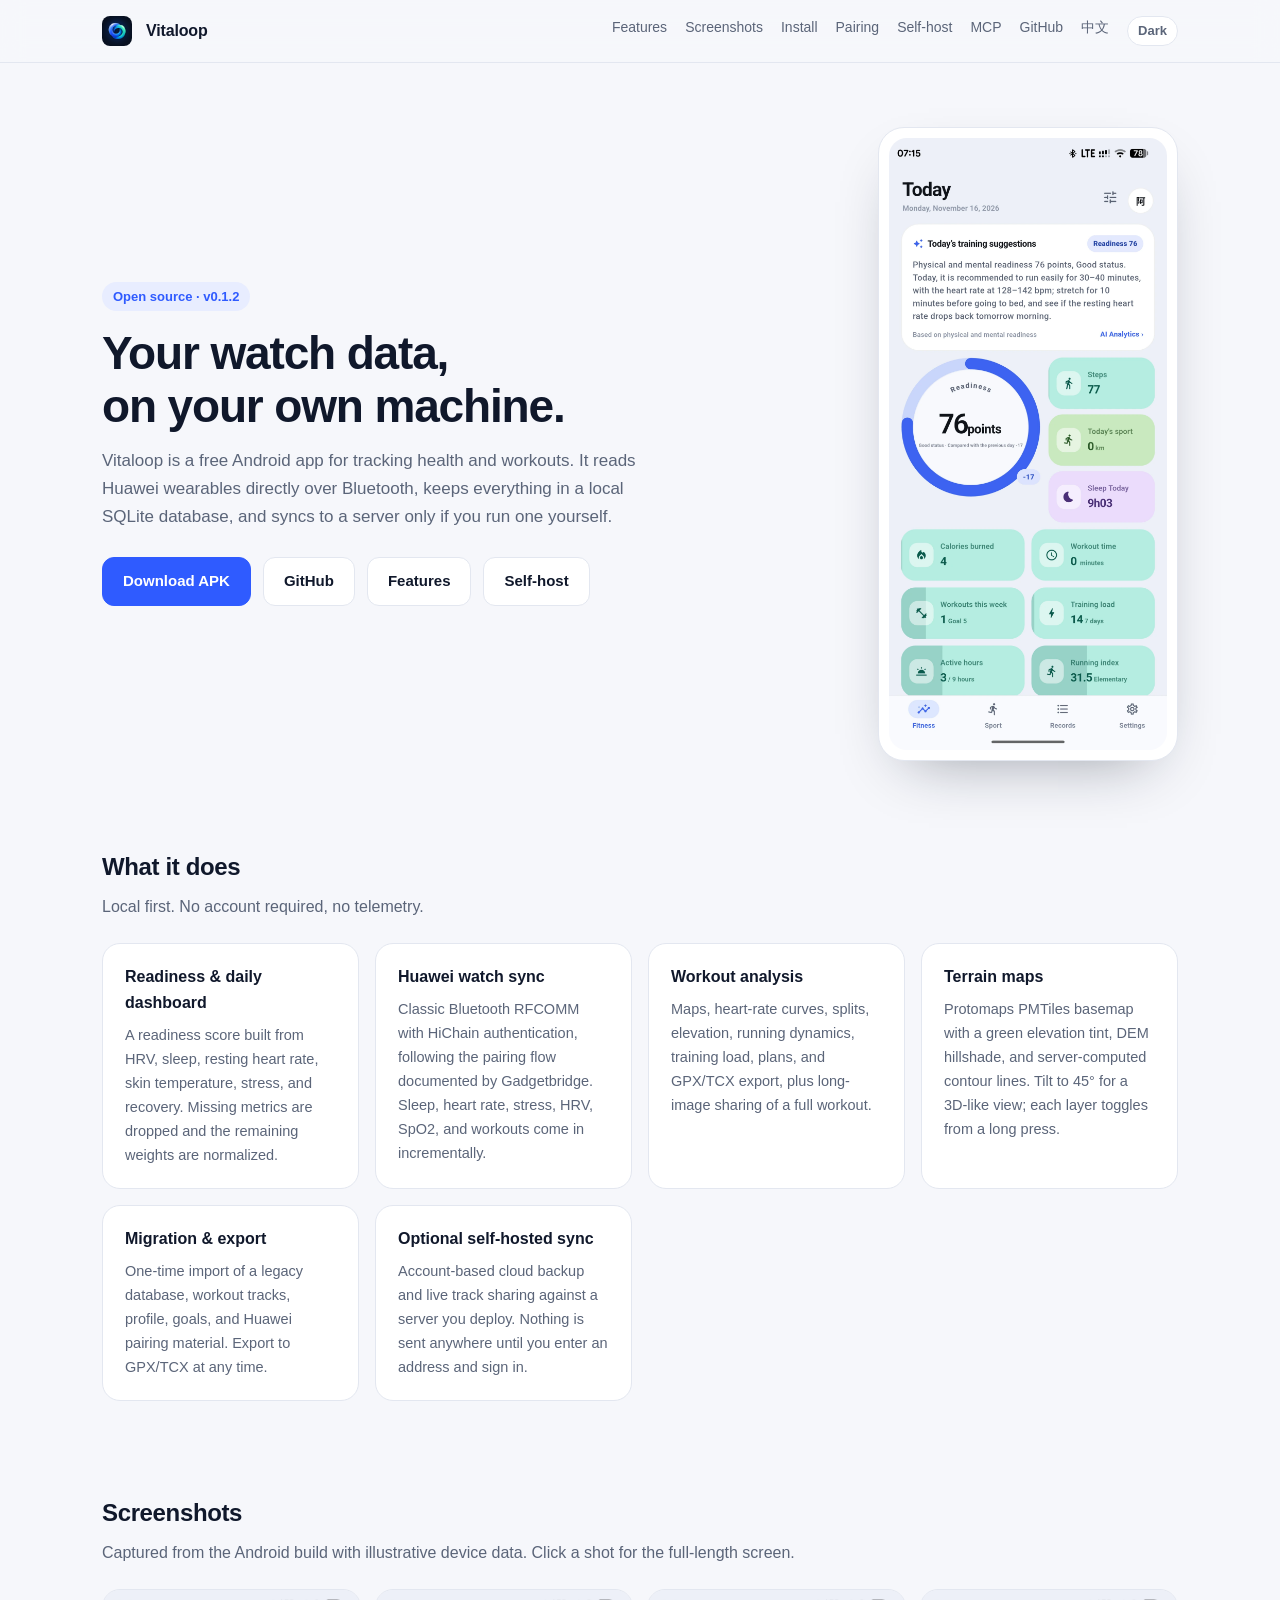
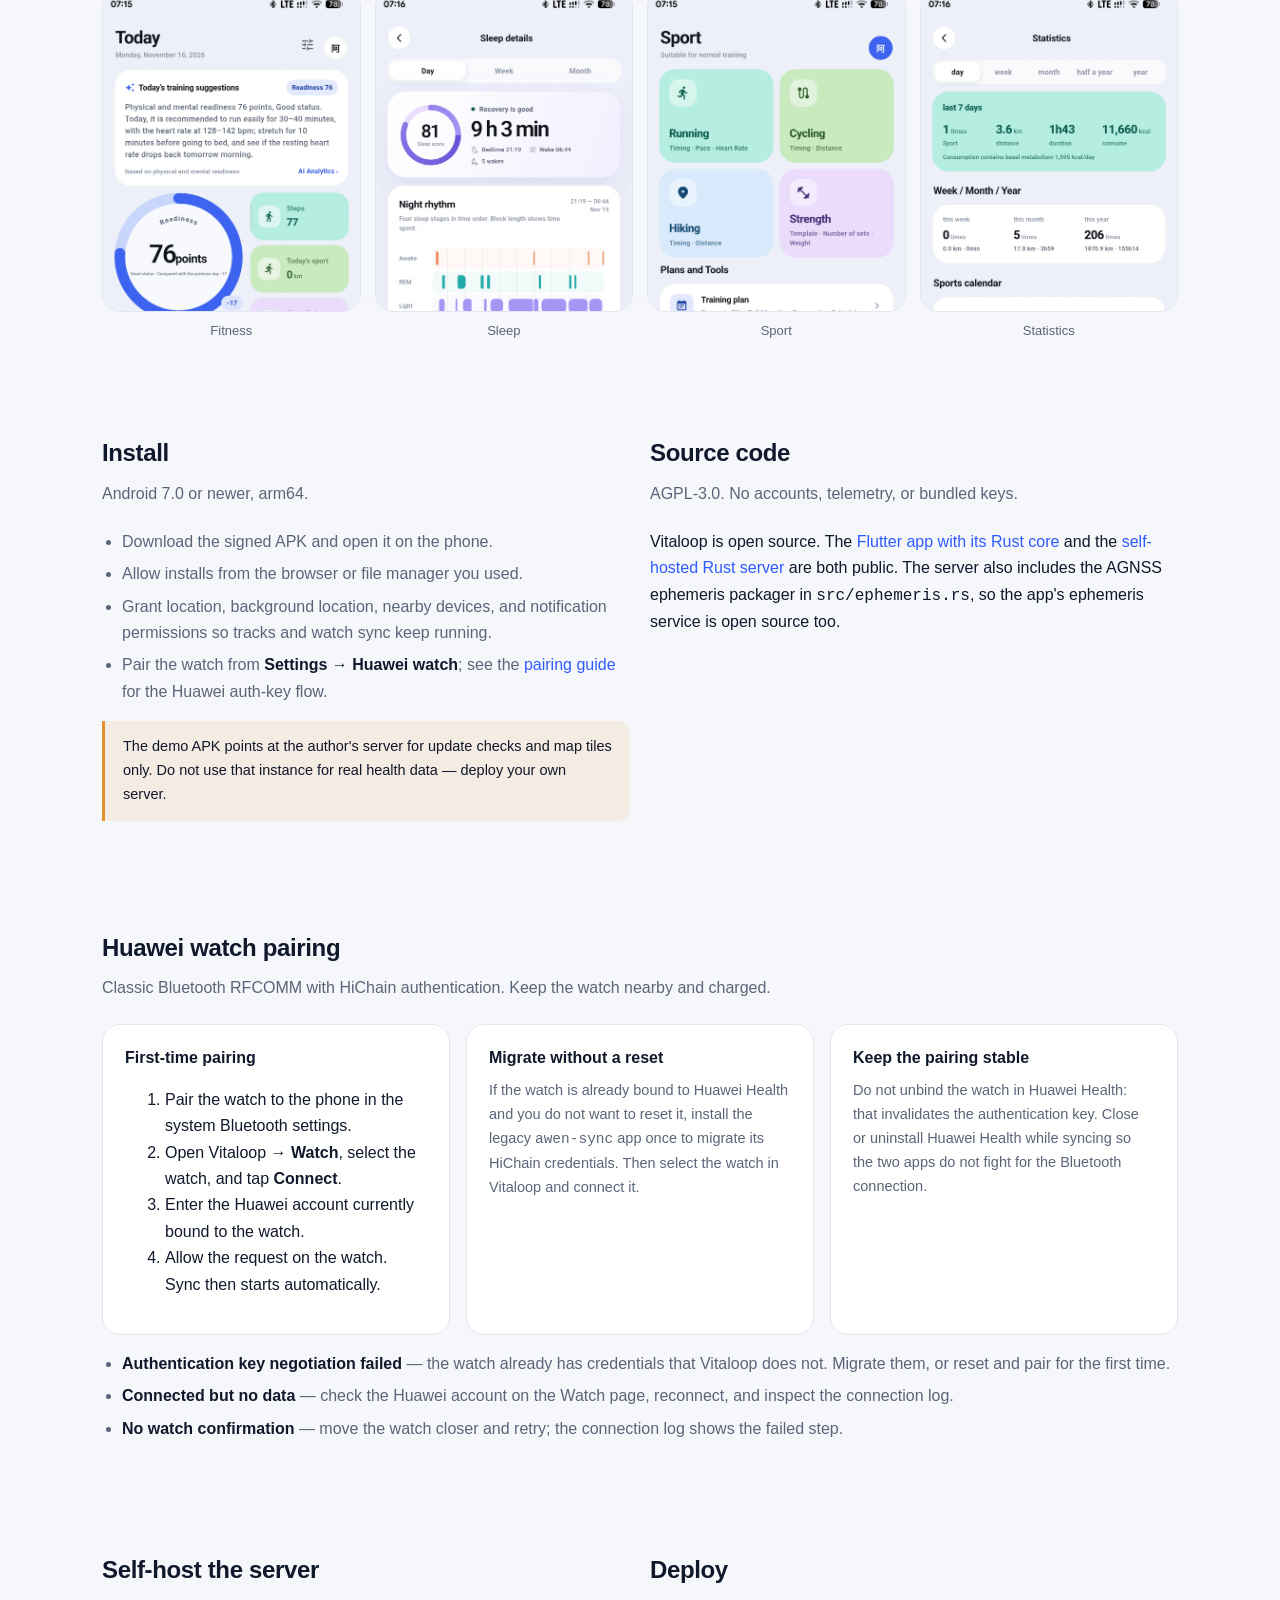
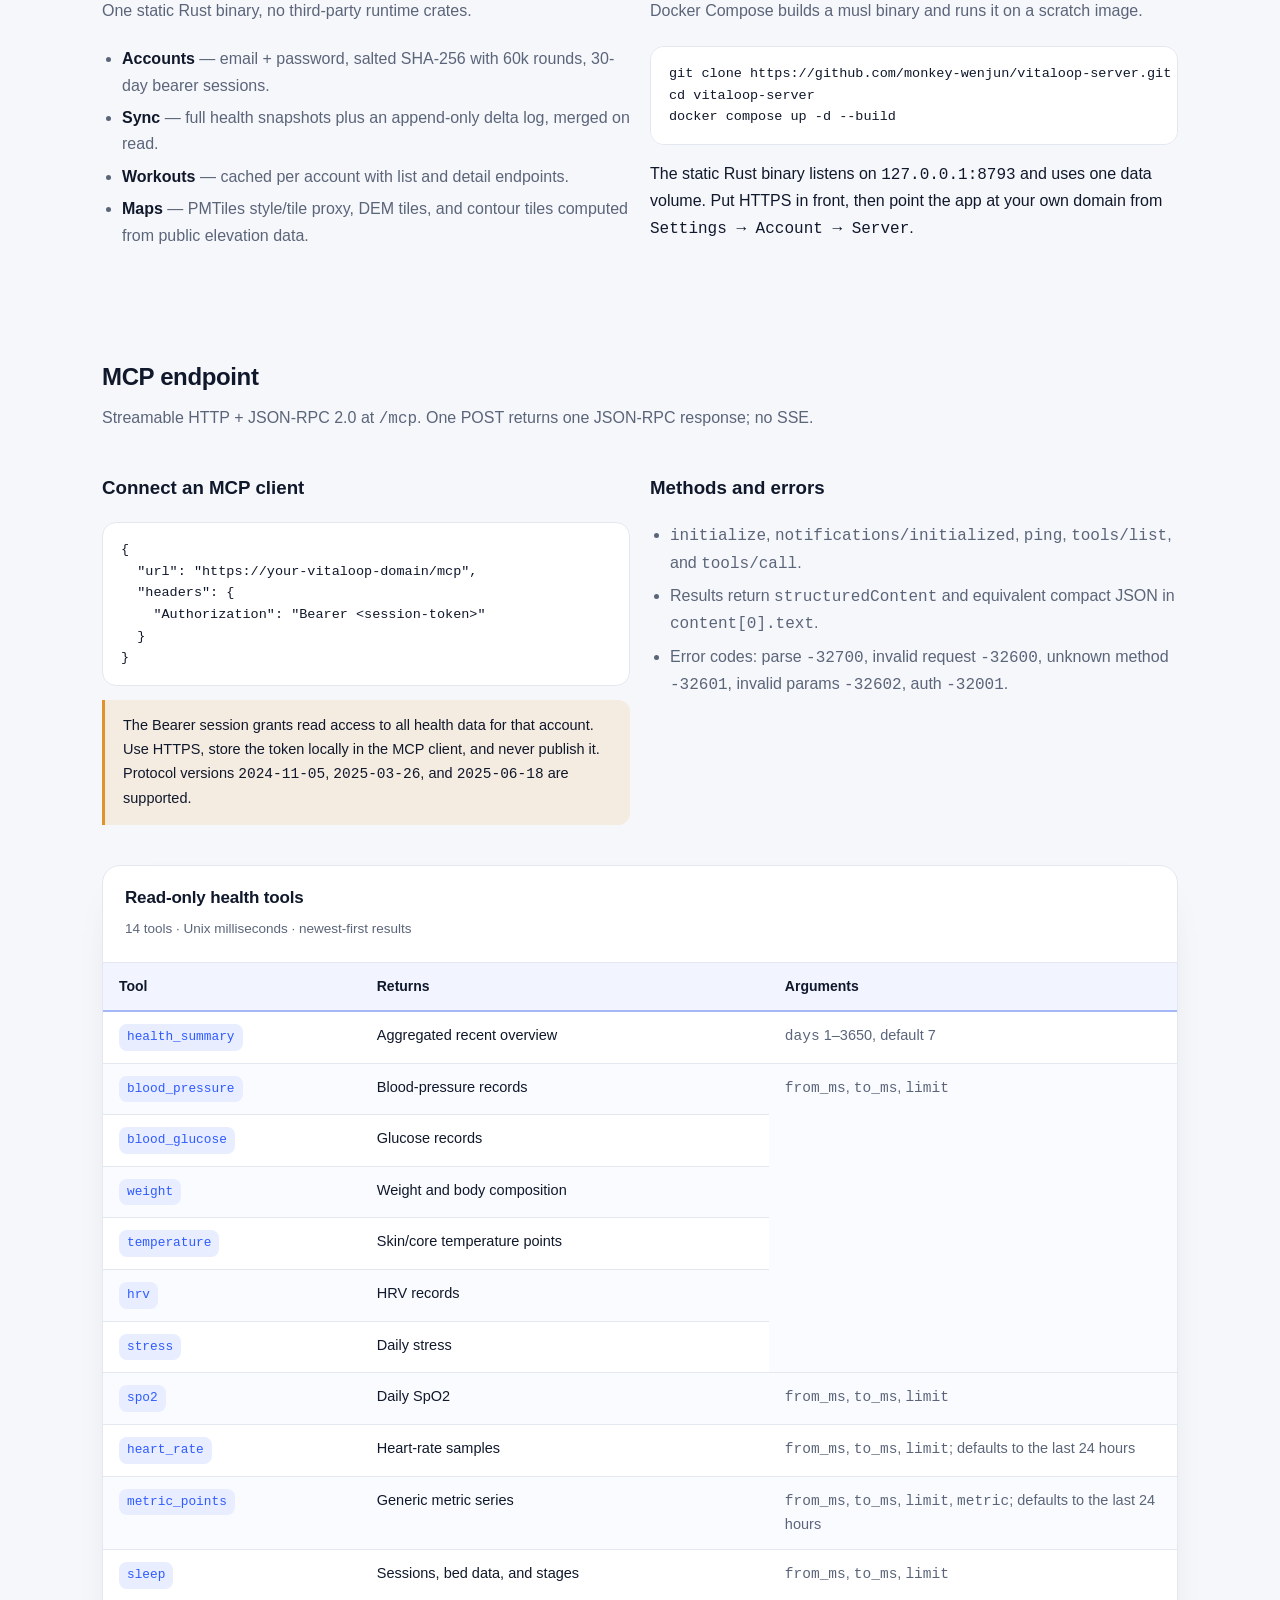
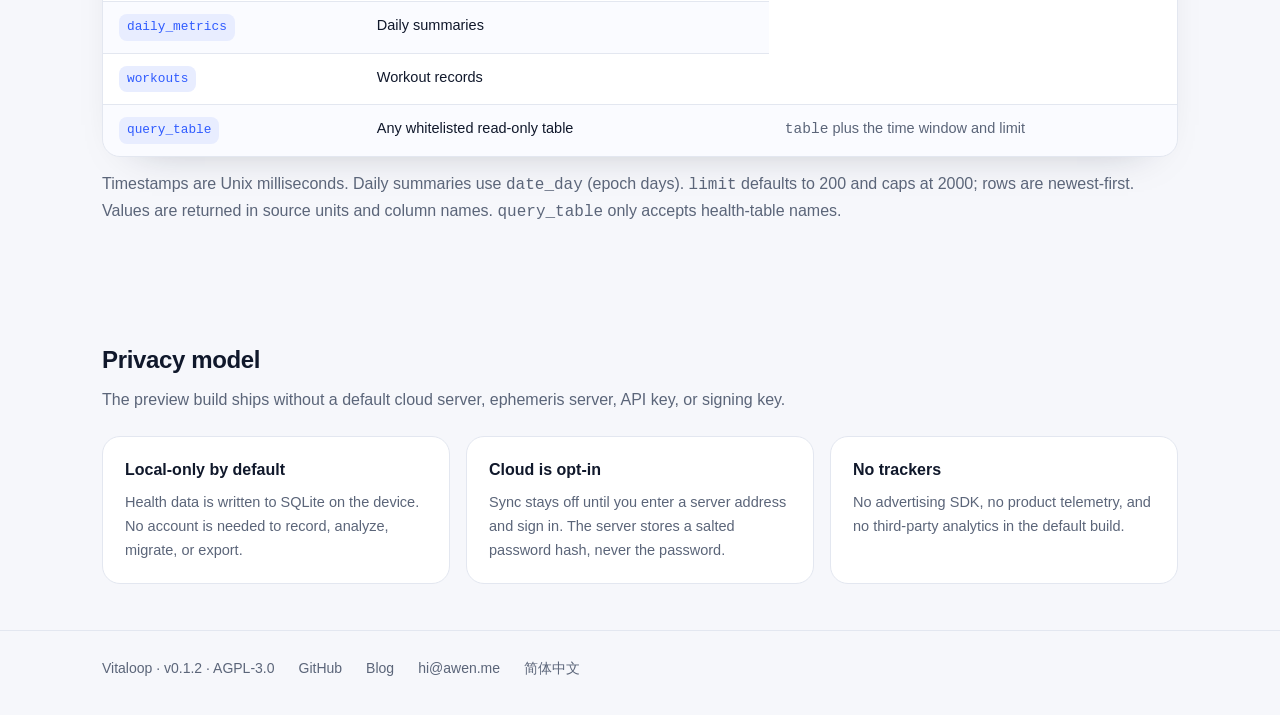
<file: site/index.html>
<!doctype html>
<html lang="en">
<head>
<meta charset="utf-8">
<meta name="viewport" content="width=device-width, initial-scale=1">
<script>
    (() => {
      const mode = localStorage.getItem("vitaloop-theme");
      const dark = mode ? mode === "dark" : matchMedia("(prefers-color-scheme: dark)").matches;
      document.documentElement.dataset.theme = dark ? "dark" : "light";
    })();
</script>
<title>Vitaloop — local-first health & workout dashboard for Android</title>
<meta name="description" content="Vitaloop is a free, local-first health and workout dashboard for Android, with direct Huawei watch sync and an optional self-hosted Rust server.">
<link rel="canonical" href="https://vitaloop.awen.me/">
<link rel="alternate" hreflang="zh-CN" href="https://vitaloop.awen.me/zh/">
<link rel="alternate" hreflang="en" href="https://vitaloop.awen.me/">
<link rel="icon" href="assets/icon.png">
<meta property="og:type" content="website">
<meta property="og:title" content="Vitaloop">
<meta property="og:description" content="Local-first health and workout dashboard for Android, with direct Huawei watch sync and an optional self-hosted server.">
<meta property="og:image" content="https://vitaloop.awen.me/assets/screenshots/og-en.png">
<meta property="og:image:width" content="1200">
<meta property="og:image:height" content="630">
<meta property="og:url" content="https://vitaloop.awen.me/">
<meta name="twitter:card" content="summary_large_image">
<meta name="twitter:image" content="https://vitaloop.awen.me/assets/screenshots/og-en.png">
<link rel="stylesheet" href="assets/site.css?v=20261117b">
<script src="assets/site.js?v=20261117a" defer></script>
</head>
<body>

<header class="site">
  <div class="wrap">
    <img src="assets/icon.png" alt="">
    <span class="brand">Vitaloop</span>
    <nav>
      <a href="#features">Features</a>
      <a href="#screenshots">Screenshots</a>
      <a href="#install">Install</a>
      <a href="#pairing">Pairing</a>
      <a href="#server">Self-host</a>
      <a href="#mcp">MCP</a>
      <a href="https://github.com/monkey-wenjun/vitaloop-app" target="_blank" rel="noopener">GitHub</a>
      <a href="zh/" lang="zh-CN">中文</a>
      <button id="theme-toggle" class="theme-toggle" type="button" aria-label="Toggle color scheme">Light</button>
    </nav>
  </div>
</header>

<main>
  <section class="hero">
    <div class="wrap hero-grid">
      <div>
        <span class="eyebrow">Open source · v0.1.2</span>
        <h1>Your watch data,<br>on your own machine.</h1>
        <p class="lede">
          Vitaloop is a free Android app for tracking health and
          workouts. It reads Huawei wearables directly over Bluetooth, keeps
          everything in a local SQLite database, and syncs to a server only if
          you run one yourself.
        </p>
        <div class="actions">
          <a class="btn primary" href="https://vitaloop.awen.me/apk/vitaloop-6029.apk">Download APK</a>
          <a class="btn" href="https://github.com/monkey-wenjun/vitaloop-app" target="_blank" rel="noopener">GitHub</a>
          <a class="btn" href="#features">Features</a>
          <a class="btn" href="#server">Self-host</a>
        </div>
      </div>
      <a class="hero-phone" href="assets/screenshots/home-light-en.webp" data-zoom>
        <img src="assets/screenshots/home-light-en.webp" alt="Vitaloop fitness dashboard" width="1080" height="2376">
      </a>
    </div>
  </section>

  <section id="features">
    <div class="wrap">
      <h2>What it does</h2>
      <p class="section-note">Local first. No account required, no telemetry.</p>
      <div class="cards">
        <div class="card">
          <h3>Readiness &amp; daily dashboard</h3>
          <p>A readiness score built from HRV, sleep, resting heart rate, skin
          temperature, stress, and recovery. Missing metrics are dropped and the
          remaining weights are normalized.</p>
        </div>
        <div class="card">
          <h3>Huawei watch sync</h3>
          <p>Classic Bluetooth RFCOMM with HiChain authentication, following the
          pairing flow documented by Gadgetbridge. Sleep, heart rate, stress,
          HRV, SpO2, and workouts come in incrementally.</p>
        </div>
        <div class="card">
          <h3>Workout analysis</h3>
          <p>Maps, heart-rate curves, splits, elevation, running dynamics,
          training load, plans, and GPX/TCX export, plus long-image sharing of a
          full workout.</p>
        </div>
        <div class="card">
          <h3>Terrain maps</h3>
          <p>Protomaps PMTiles basemap with a green elevation tint, DEM
          hillshade, and server-computed contour lines. Tilt to 45° for a
          3D-like view; each layer toggles from a long press.</p>
        </div>
        <div class="card">
          <h3>Migration &amp; export</h3>
          <p>One-time import of a legacy database, workout tracks, profile,
          goals, and Huawei pairing material. Export to GPX/TCX at any time.</p>
        </div>
        <div class="card">
          <h3>Optional self-hosted sync</h3>
          <p>Account-based cloud backup and live track sharing against a server
          you deploy. Nothing is sent anywhere until you enter an address and
          sign in.</p>
        </div>
      </div>
    </div>
  </section>

  <section id="screenshots">
    <div class="wrap">
      <h2>Screenshots</h2>
      <p class="section-note">Captured from the Android build with illustrative device data. Click a shot for the full-length screen.</p>
      <div class="shots">
        <figure>
          <a href="assets/screenshots/home-light-en.webp" data-zoom>
            <img src="assets/screenshots/home-light-en-card.webp" alt="Fitness dashboard" loading="lazy" width="1080" height="1350">
          </a>
          <figcaption>Fitness</figcaption>
        </figure>
        <figure>
          <a href="assets/screenshots/sleep-light-en.webp" data-zoom>
            <img src="assets/screenshots/sleep-light-en-card.webp" alt="Sleep details" loading="lazy" width="1080" height="1350">
          </a>
          <figcaption>Sleep</figcaption>
        </figure>
        <figure>
          <a href="assets/screenshots/sport-light-en.webp" data-zoom>
            <img src="assets/screenshots/sport-light-en-card.webp" alt="Workout home" loading="lazy" width="1080" height="1350">
          </a>
          <figcaption>Sport</figcaption>
        </figure>
        <figure>
          <a href="assets/screenshots/statistics-light-en.webp" data-zoom>
            <img src="assets/screenshots/statistics-light-en-card.webp" alt="Workout statistics" loading="lazy" width="1080" height="1350">
          </a>
          <figcaption>Statistics</figcaption>
        </figure>
      </div>
    </div>
  </section>

  <section id="install">
    <div class="wrap split">
      <div>
        <h2>Install</h2>
        <p class="section-note">Android 7.0 or newer, arm64.</p>
        <ul class="plain">
          <li>Download the signed APK and open it on the phone.</li>
          <li>Allow installs from the browser or file manager you used.</li>
          <li>Grant location, background location, nearby devices, and
            notification permissions so tracks and watch sync keep running.</li>
          <li>Pair the watch from <strong>Settings → Huawei watch</strong>; see
            the <a href="#pairing">pairing guide</a> for the Huawei auth-key
            flow.</li>
        </ul>
        <p class="callout warn">
          The demo APK points at the author's server for update checks and map
          tiles only. Do not use that instance for real health data — deploy
          your own server.
        </p>
      </div>
      <div>
        <h2>Source code</h2>
        <p class="section-note">AGPL-3.0. No accounts, telemetry, or bundled keys.</p>
        <p>
          Vitaloop is open source. The
          <a href="https://github.com/monkey-wenjun/vitaloop-app" target="_blank" rel="noopener">Flutter app with its Rust core</a>
          and the
          <a href="https://github.com/monkey-wenjun/vitaloop-server" target="_blank" rel="noopener">self-hosted Rust server</a>
          are both public. The server also includes the AGNSS ephemeris packager
          in <code>src/ephemeris.rs</code>, so the app's ephemeris service is open
          source too.
        </p>
      </div>
    </div>
  </section>

  <section id="pairing">
    <div class="wrap">
      <h2>Huawei watch pairing</h2>
      <p class="section-note">Classic Bluetooth RFCOMM with HiChain authentication. Keep the watch nearby and charged.</p>
      <div class="cards">
        <div class="card">
          <h3>First-time pairing</h3>
          <ol class="plain">
            <li>Pair the watch to the phone in the system Bluetooth settings.</li>
            <li>Open Vitaloop → <strong>Watch</strong>, select the watch, and tap <strong>Connect</strong>.</li>
            <li>Enter the Huawei account currently bound to the watch.</li>
            <li>Allow the request on the watch. Sync then starts automatically.</li>
          </ol>
        </div>
        <div class="card">
          <h3>Migrate without a reset</h3>
          <p>If the watch is already bound to Huawei Health and you do not want
          to reset it, install the legacy <code>awen-sync</code> app once to
          migrate its HiChain credentials. Then select the watch in Vitaloop and
          connect it.</p>
        </div>
        <div class="card">
          <h3>Keep the pairing stable</h3>
          <p>Do not unbind the watch in Huawei Health: that invalidates the
          authentication key. Close or uninstall Huawei Health while syncing so
          the two apps do not fight for the Bluetooth connection.</p>
        </div>
      </div>
      <ul class="plain">
        <li><strong>Authentication key negotiation failed</strong> — the watch already has credentials that Vitaloop does not. Migrate them, or reset and pair for the first time.</li>
        <li><strong>Connected but no data</strong> — check the Huawei account on the Watch page, reconnect, and inspect the connection log.</li>
        <li><strong>No watch confirmation</strong> — move the watch closer and retry; the connection log shows the failed step.</li>
      </ul>
    </div>
  </section>

  <section id="server">
    <div class="wrap split">
      <div>
        <h2>Self-host the server</h2>
        <p class="section-note">One static Rust binary, no third-party runtime crates.</p>
        <ul class="plain">
          <li><strong>Accounts</strong> — email + password, salted SHA-256 with
            60k rounds, 30-day bearer sessions.</li>
          <li><strong>Sync</strong> — full health snapshots plus an append-only
            delta log, merged on read.</li>
          <li><strong>Workouts</strong> — cached per account with list and detail
            endpoints.</li>
          <li><strong>Maps</strong> — PMTiles style/tile proxy, DEM tiles, and
            contour tiles computed from public elevation data.</li>
        </ul>
      </div>
      <div>
        <h2>Deploy</h2>
        <p class="section-note">Docker Compose builds a musl binary and runs it on a scratch image.</p>
        <pre><code>git clone https://github.com/monkey-wenjun/vitaloop-server.git
cd vitaloop-server
docker compose up -d --build</code></pre>
        <p>The static Rust binary listens on <code>127.0.0.1:8793</code> and uses one data volume. Put HTTPS in front, then point the app at your own domain from <code>Settings → Account → Server</code>.</p>
      </div>
    </div>
  </section>

  <section id="mcp">
    <div class="wrap">
      <h2>MCP endpoint</h2>
      <p class="section-note">Streamable HTTP + JSON-RPC 2.0 at <code>/mcp</code>. One POST returns one JSON-RPC response; no SSE.</p>
      <div class="split">
        <div>
          <h3>Connect an MCP client</h3>
          <pre><code>{
  "url": "https://your-vitaloop-domain/mcp",
  "headers": {
    "Authorization": "Bearer &lt;session-token&gt;"
  }
}</code></pre>
          <p class="callout warn">
            The Bearer session grants read access to all health data for that
            account. Use HTTPS, store the token locally in the MCP client, and
            never publish it. Protocol versions <code>2024-11-05</code>,
            <code>2025-03-26</code>, and <code>2025-06-18</code> are supported.
          </p>
        </div>
        <div>
          <h3>Methods and errors</h3>
          <ul class="plain">
            <li><code>initialize</code>, <code>notifications/initialized</code>, <code>ping</code>, <code>tools/list</code>, and <code>tools/call</code>.</li>
            <li>Results return <code>structuredContent</code> and equivalent compact JSON in <code>content[0].text</code>.</li>
            <li>Error codes: parse <code>-32700</code>, invalid request <code>-32600</code>, unknown method <code>-32601</code>, invalid params <code>-32602</code>, auth <code>-32001</code>.</li>
          </ul>
        </div>
      </div>
      <div class="doc-block">
        <div class="doc-heading">
          <h3>Read-only health tools</h3>
          <p>14 tools · Unix milliseconds · newest-first results</p>
        </div>
        <div class="table-wrap">
          <table class="doc-table">
          <thead><tr><th>Tool</th><th>Returns</th><th>Arguments</th></tr></thead>
          <tbody>
            <tr><td><code>health_summary</code></td><td>Aggregated recent overview</td><td><code>days</code> 1–3650, default 7</td></tr>
            <tr><td><code>blood_pressure</code></td><td>Blood-pressure records</td><td rowspan="6"><code>from_ms</code>, <code>to_ms</code>, <code>limit</code></td></tr>
            <tr><td><code>blood_glucose</code></td><td>Glucose records</td></tr>
            <tr><td><code>weight</code></td><td>Weight and body composition</td></tr>
            <tr><td><code>temperature</code></td><td>Skin/core temperature points</td></tr>
            <tr><td><code>hrv</code></td><td>HRV records</td></tr>
            <tr><td><code>stress</code></td><td>Daily stress</td></tr>
            <tr><td><code>spo2</code></td><td>Daily SpO2</td><td><code>from_ms</code>, <code>to_ms</code>, <code>limit</code></td></tr>
            <tr><td><code>heart_rate</code></td><td>Heart-rate samples</td><td><code>from_ms</code>, <code>to_ms</code>, <code>limit</code>; defaults to the last 24 hours</td></tr>
            <tr><td><code>metric_points</code></td><td>Generic metric series</td><td><code>from_ms</code>, <code>to_ms</code>, <code>limit</code>, <code>metric</code>; defaults to the last 24 hours</td></tr>
            <tr><td><code>sleep</code></td><td>Sessions, bed data, and stages</td><td rowspan="3"><code>from_ms</code>, <code>to_ms</code>, <code>limit</code></td></tr>
            <tr><td><code>daily_metrics</code></td><td>Daily summaries</td></tr>
            <tr><td><code>workouts</code></td><td>Workout records</td></tr>
            <tr><td><code>query_table</code></td><td>Any whitelisted read-only table</td><td><code>table</code> plus the time window and limit</td></tr>
          </tbody>
        </table>
      </div>
      </div>
      <p class="section-note">
        Timestamps are Unix milliseconds. Daily summaries use <code>date_day</code> (epoch days).
        <code>limit</code> defaults to 200 and caps at 2000; rows are newest-first. Values are returned
        in source units and column names. <code>query_table</code> only accepts health-table names.
      </p>
    </div>
  </section>

  <section>
    <div class="wrap">
      <h2>Privacy model</h2>
      <p class="section-note">The preview build ships without a default cloud server, ephemeris server, API key, or signing key.</p>
      <div class="cards">
        <div class="card">
          <h3>Local-only by default</h3>
          <p>Health data is written to SQLite on the device. No account is
          needed to record, analyze, migrate, or export.</p>
        </div>
        <div class="card">
          <h3>Cloud is opt-in</h3>
          <p>Sync stays off until you enter a server address and sign in. The
          server stores a salted password hash, never the password.</p>
        </div>
        <div class="card">
          <h3>No trackers</h3>
          <p>No advertising SDK, no product telemetry, and no third-party
          analytics in the default build.</p>
        </div>
      </div>
    </div>
  </section>
</main>

<footer class="site">
  <div class="wrap">
    <span>Vitaloop · v0.1.2 · AGPL-3.0</span>
    <a href="https://github.com/monkey-wenjun/vitaloop-app" target="_blank" rel="noopener">GitHub</a>
    <a href="https://www.awen.me">Blog</a>
    <a href="mailto:hi@awen.me">hi@awen.me</a>
    <a href="zh/" lang="zh-CN">简体中文</a>
  </div>
</footer>

</body>
</html>
</file>
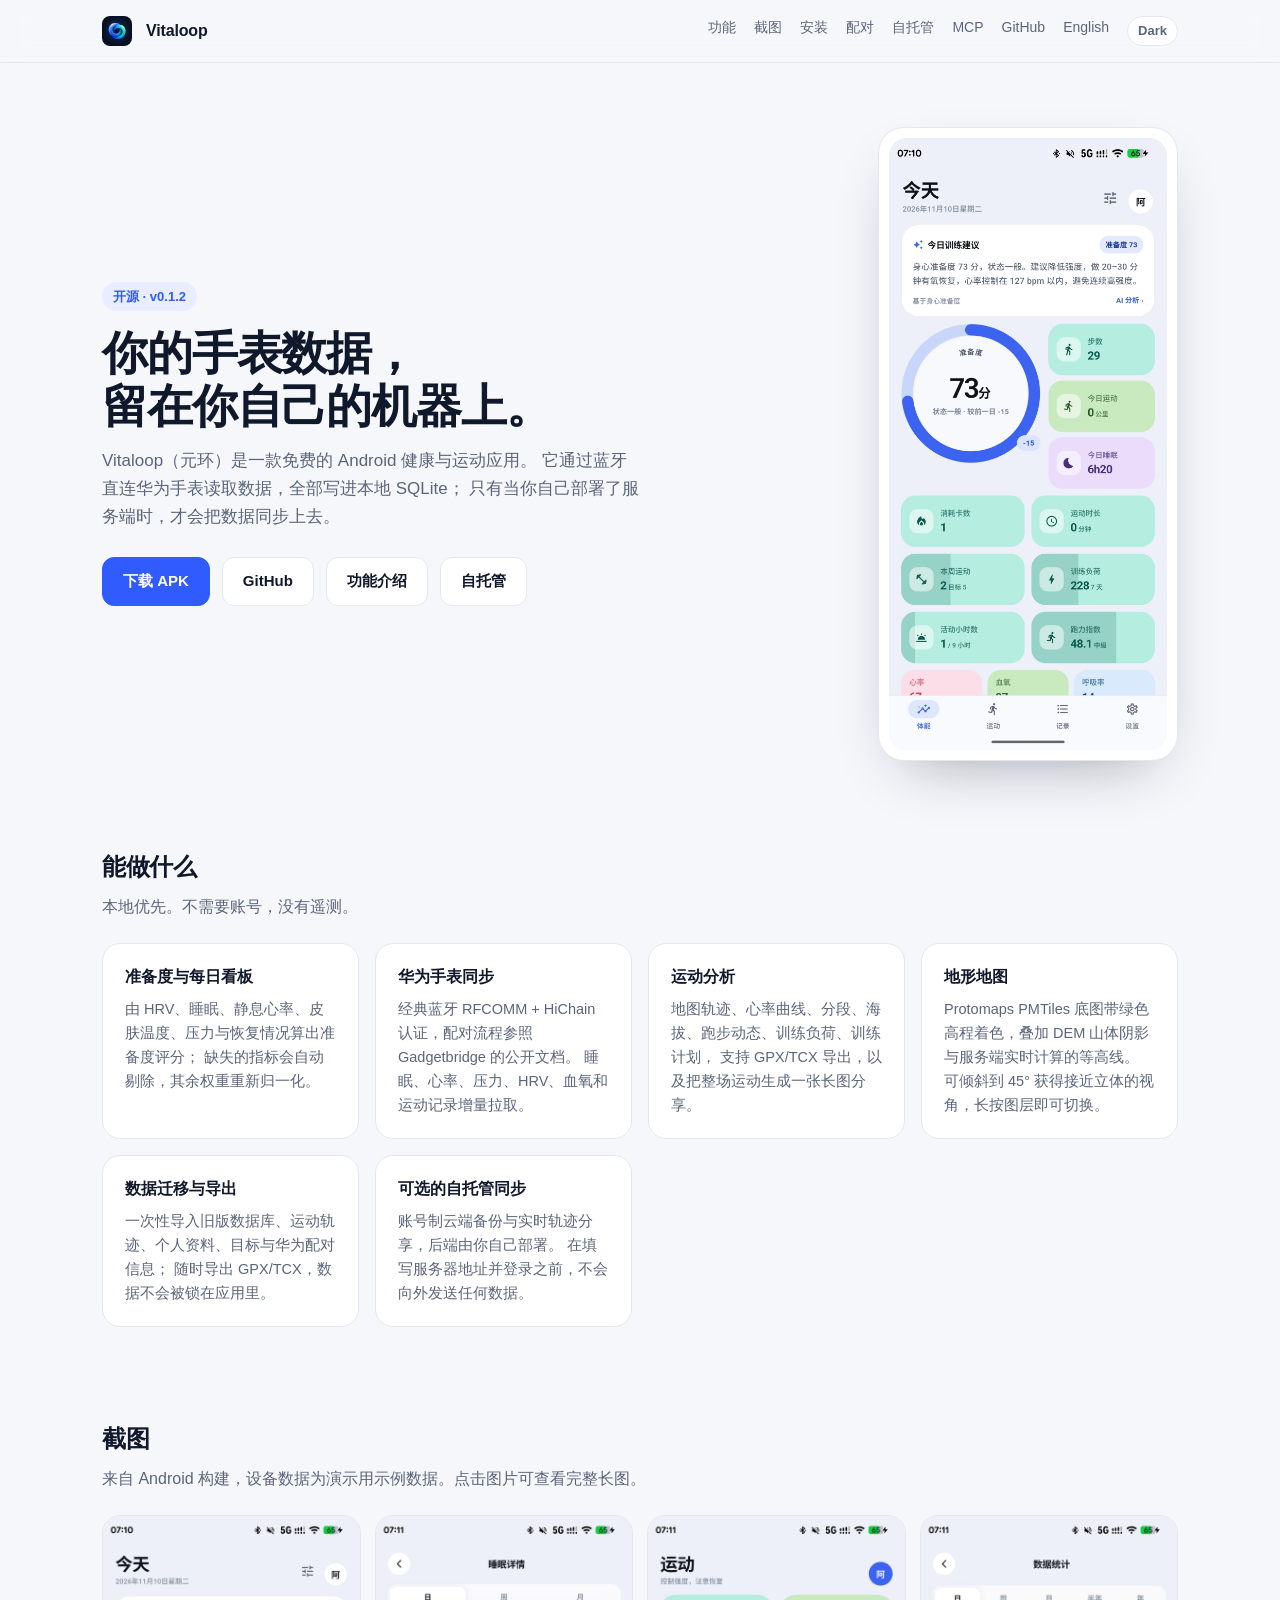
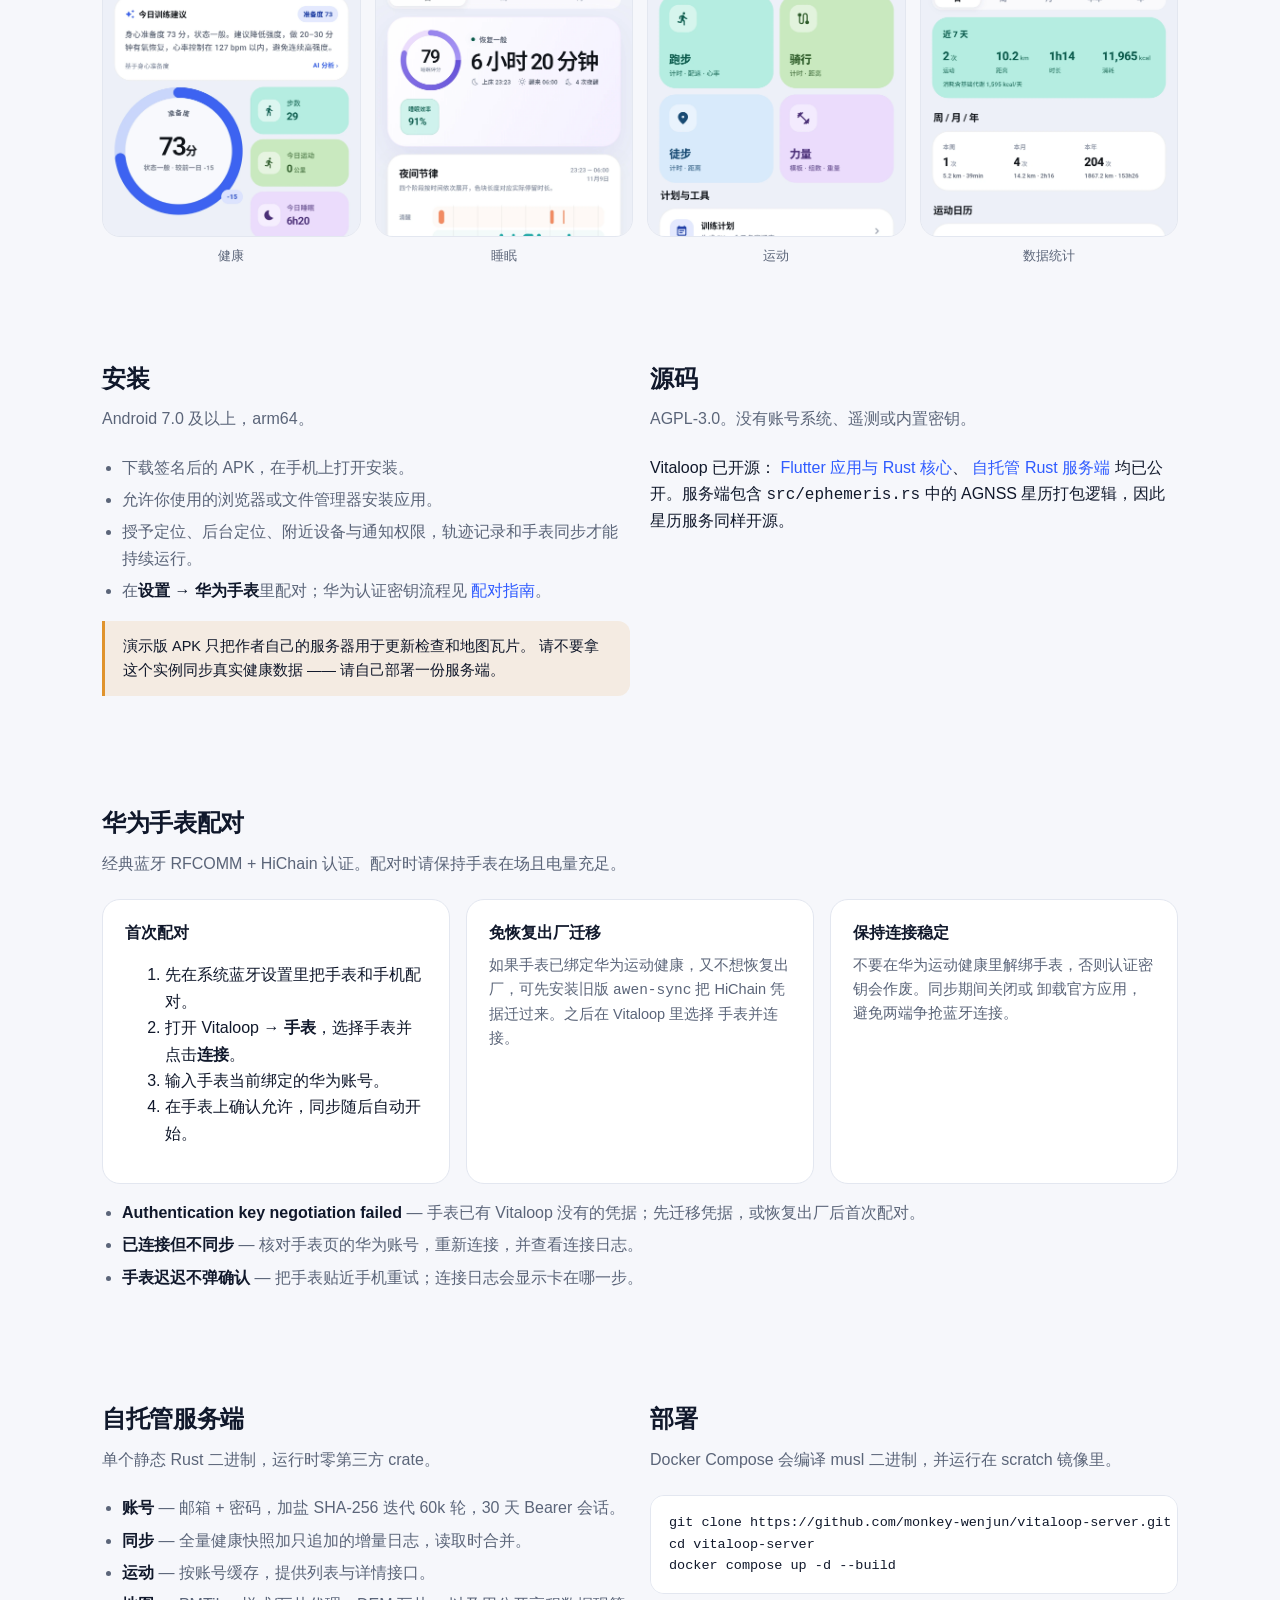
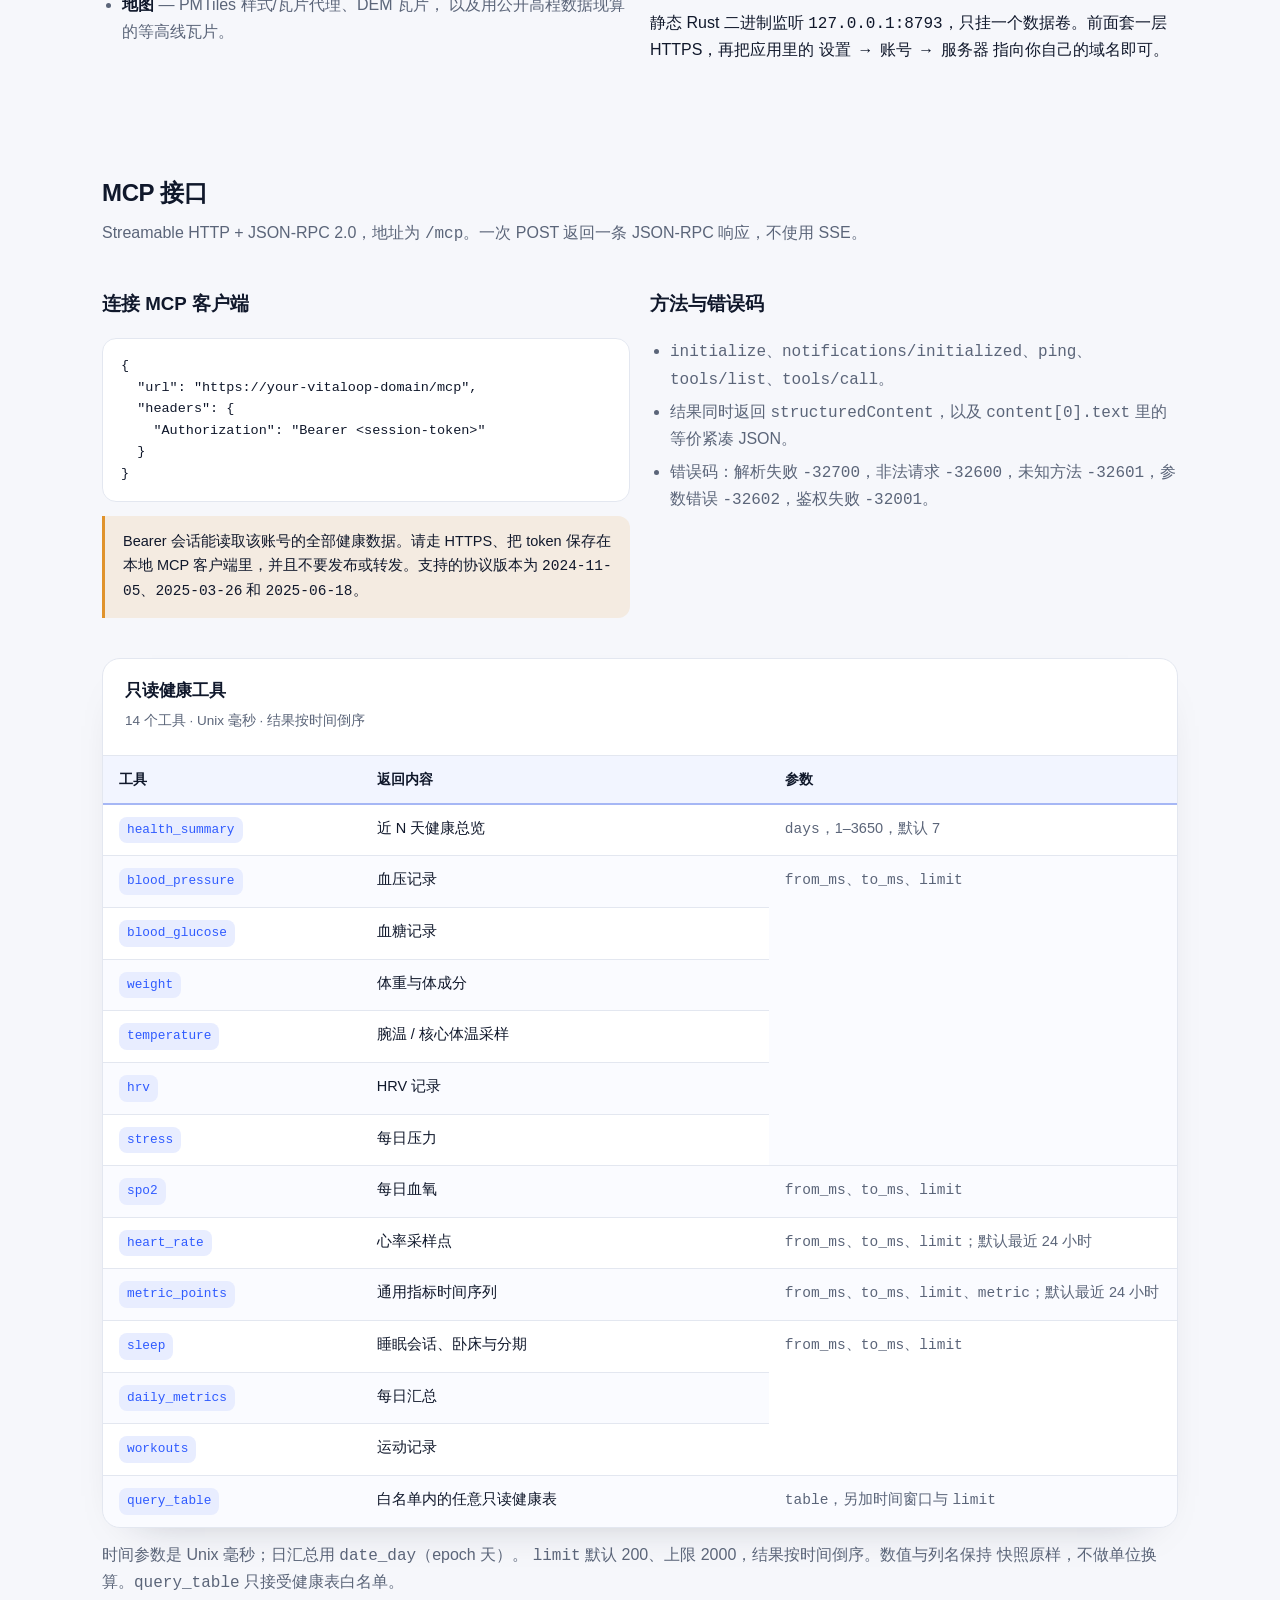
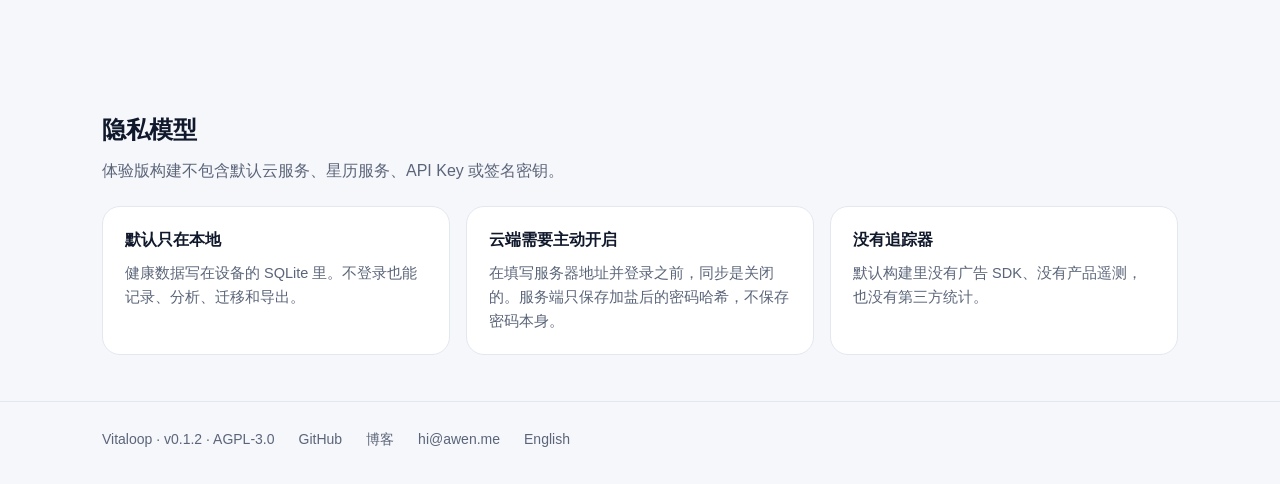
<file: site/zh/index.html>
<!doctype html>
<html lang="zh-CN">
<head>
<meta charset="utf-8">
<meta name="viewport" content="width=device-width, initial-scale=1">
<script>
    (() => {
      const mode = localStorage.getItem("vitaloop-theme");
      const dark = mode ? mode === "dark" : matchMedia("(prefers-color-scheme: dark)").matches;
      document.documentElement.dataset.theme = dark ? "dark" : "light";
    })();
</script>
<title>Vitaloop — 本地优先的 Android 健康与运动看板</title>
<meta name="description" content="Vitaloop（元环）是一款免费的 Android 健康与运动看板：直连华为手表同步，数据存在本地 SQLite，云端同步可选且完全自托管。">
<link rel="canonical" href="https://vitaloop.awen.me/zh/">
<link rel="alternate" hreflang="zh-CN" href="https://vitaloop.awen.me/zh/">
<link rel="alternate" hreflang="en" href="https://vitaloop.awen.me/">
<link rel="icon" href="../assets/icon.png">
<meta property="og:type" content="website">
<meta property="og:title" content="Vitaloop">
<meta property="og:description" content="本地优先的 Android 健康与运动看板，直连华为手表同步，云端同步可选且完全自托管。">
<meta property="og:image" content="https://vitaloop.awen.me/assets/screenshots/og-zh.png">
<meta property="og:image:width" content="1200">
<meta property="og:image:height" content="630">
<meta property="og:url" content="https://vitaloop.awen.me/zh/">
<meta name="twitter:card" content="summary_large_image">
<meta name="twitter:image" content="https://vitaloop.awen.me/assets/screenshots/og-zh.png">
<link rel="stylesheet" href="../assets/site.css?v=20261117b">
<script src="../assets/site.js?v=20261117a" defer></script>
</head>
<body>

<header class="site">
  <div class="wrap">
    <img src="../assets/icon.png" alt="">
    <span class="brand">Vitaloop</span>
    <nav>
      <a href="#features">功能</a>
      <a href="#screenshots">截图</a>
      <a href="#install">安装</a>
      <a href="#pairing">配对</a>
      <a href="#server">自托管</a>
      <a href="#mcp">MCP</a>
      <a href="https://github.com/monkey-wenjun/vitaloop-app" target="_blank" rel="noopener">GitHub</a>
      <a href="../" lang="en">English</a>
      <button id="theme-toggle" class="theme-toggle" type="button" aria-label="切换配色">亮色</button>
    </nav>
  </div>
</header>

<main>
  <section class="hero">
    <div class="wrap hero-grid">
      <div>
        <span class="eyebrow">开源 · v0.1.2</span>
        <h1>你的手表数据，<br>留在你自己的机器上。</h1>
        <p class="lede">
          Vitaloop（元环）是一款免费的 Android 健康与运动应用。
          它通过蓝牙直连华为手表读取数据，全部写进本地 SQLite；
          只有当你自己部署了服务端时，才会把数据同步上去。
        </p>
        <div class="actions">
          <a class="btn primary" href="https://vitaloop.awen.me/apk/vitaloop-6029.apk">下载 APK</a>
          <a class="btn" href="https://github.com/monkey-wenjun/vitaloop-app" target="_blank" rel="noopener">GitHub</a>
          <a class="btn" href="#features">功能介绍</a>
          <a class="btn" href="#server">自托管</a>
        </div>
      </div>
      <a class="hero-phone" href="../assets/screenshots/home-light-zh.webp" data-zoom>
        <img src="../assets/screenshots/home-light-zh.webp" alt="Vitaloop 健康首页" width="1080" height="2376">
      </a>
    </div>
  </section>

  <section id="features">
    <div class="wrap">
      <h2>能做什么</h2>
      <p class="section-note">本地优先。不需要账号，没有遥测。</p>
      <div class="cards">
        <div class="card">
          <h3>准备度与每日看板</h3>
          <p>由 HRV、睡眠、静息心率、皮肤温度、压力与恢复情况算出准备度评分；
          缺失的指标会自动剔除，其余权重重新归一化。</p>
        </div>
        <div class="card">
          <h3>华为手表同步</h3>
          <p>经典蓝牙 RFCOMM + HiChain 认证，配对流程参照 Gadgetbridge 的公开文档。
          睡眠、心率、压力、HRV、血氧和运动记录增量拉取。</p>
        </div>
        <div class="card">
          <h3>运动分析</h3>
          <p>地图轨迹、心率曲线、分段、海拔、跑步动态、训练负荷、训练计划，
          支持 GPX/TCX 导出，以及把整场运动生成一张长图分享。</p>
        </div>
        <div class="card">
          <h3>地形地图</h3>
          <p>Protomaps PMTiles 底图带绿色高程着色，叠加 DEM 山体阴影与服务端实时计算的等高线。
          可倾斜到 45° 获得接近立体的视角，长按图层即可切换。</p>
        </div>
        <div class="card">
          <h3>数据迁移与导出</h3>
          <p>一次性导入旧版数据库、运动轨迹、个人资料、目标与华为配对信息；
          随时导出 GPX/TCX，数据不会被锁在应用里。</p>
        </div>
        <div class="card">
          <h3>可选的自托管同步</h3>
          <p>账号制云端备份与实时轨迹分享，后端由你自己部署。
          在填写服务器地址并登录之前，不会向外发送任何数据。</p>
        </div>
      </div>
    </div>
  </section>

  <section id="screenshots">
    <div class="wrap">
      <h2>截图</h2>
      <p class="section-note">来自 Android 构建，设备数据为演示用示例数据。点击图片可查看完整长图。</p>
      <div class="shots">
        <figure>
          <a href="../assets/screenshots/home-light-zh.webp" data-zoom>
            <img src="../assets/screenshots/home-light-card.webp" alt="健康首页" loading="lazy" width="1080" height="1350">
          </a>
          <figcaption>健康</figcaption>
        </figure>
        <figure>
          <a href="../assets/screenshots/sleep-light-zh.webp" data-zoom>
            <img src="../assets/screenshots/sleep-light-card.webp" alt="睡眠详情" loading="lazy" width="1080" height="1350">
          </a>
          <figcaption>睡眠</figcaption>
        </figure>
        <figure>
          <a href="../assets/screenshots/sport-light-zh.webp" data-zoom>
            <img src="../assets/screenshots/sport-light-card.webp" alt="运动首页" loading="lazy" width="1080" height="1350">
          </a>
          <figcaption>运动</figcaption>
        </figure>
        <figure>
          <a href="../assets/screenshots/statistics-light-zh.webp" data-zoom>
            <img src="../assets/screenshots/statistics-light-card.webp" alt="运动统计" loading="lazy" width="1080" height="1350">
          </a>
          <figcaption>数据统计</figcaption>
        </figure>
      </div>
    </div>
  </section>

  <section id="install">
    <div class="wrap split">
      <div>
        <h2>安装</h2>
        <p class="section-note">Android 7.0 及以上，arm64。</p>
        <ul class="plain">
          <li>下载签名后的 APK，在手机上打开安装。</li>
          <li>允许你使用的浏览器或文件管理器安装应用。</li>
          <li>授予定位、后台定位、附近设备与通知权限，轨迹记录和手表同步才能持续运行。</li>
          <li>在<strong>设置 → 华为手表</strong>里配对；华为认证密钥流程见
            <a href="#pairing">配对指南</a>。</li>
        </ul>
        <p class="callout warn">
          演示版 APK 只把作者自己的服务器用于更新检查和地图瓦片。
          请不要拿这个实例同步真实健康数据 —— 请自己部署一份服务端。
        </p>
      </div>
      <div>
        <h2>源码</h2>
        <p class="section-note">AGPL-3.0。没有账号系统、遥测或内置密钥。</p>
        <p>
          Vitaloop 已开源：
          <a href="https://github.com/monkey-wenjun/vitaloop-app" target="_blank" rel="noopener">Flutter 应用与 Rust 核心</a>、
          <a href="https://github.com/monkey-wenjun/vitaloop-server" target="_blank" rel="noopener">自托管 Rust 服务端</a>
          均已公开。服务端包含
          <code>src/ephemeris.rs</code> 中的 AGNSS 星历打包逻辑，因此星历服务同样开源。
        </p>
      </div>
    </div>
  </section>

  <section id="pairing">
    <div class="wrap">
      <h2>华为手表配对</h2>
      <p class="section-note">经典蓝牙 RFCOMM + HiChain 认证。配对时请保持手表在场且电量充足。</p>
      <div class="cards">
        <div class="card">
          <h3>首次配对</h3>
          <ol class="plain">
            <li>先在系统蓝牙设置里把手表和手机配对。</li>
            <li>打开 Vitaloop → <strong>手表</strong>，选择手表并点击<strong>连接</strong>。</li>
            <li>输入手表当前绑定的华为账号。</li>
            <li>在手表上确认允许，同步随后自动开始。</li>
          </ol>
        </div>
        <div class="card">
          <h3>免恢复出厂迁移</h3>
          <p>如果手表已绑定华为运动健康，又不想恢复出厂，可先安装旧版
          <code>awen-sync</code> 把 HiChain 凭据迁过来。之后在 Vitaloop 里选择
          手表并连接。</p>
        </div>
        <div class="card">
          <h3>保持连接稳定</h3>
          <p>不要在华为运动健康里解绑手表，否则认证密钥会作废。同步期间关闭或
          卸载官方应用，避免两端争抢蓝牙连接。</p>
        </div>
      </div>
      <ul class="plain">
        <li><strong>Authentication key negotiation failed</strong> — 手表已有 Vitaloop 没有的凭据；先迁移凭据，或恢复出厂后首次配对。</li>
        <li><strong>已连接但不同步</strong> — 核对手表页的华为账号，重新连接，并查看连接日志。</li>
        <li><strong>手表迟迟不弹确认</strong> — 把手表贴近手机重试；连接日志会显示卡在哪一步。</li>
      </ul>
    </div>
  </section>

  <section id="server">
    <div class="wrap split">
      <div>
        <h2>自托管服务端</h2>
        <p class="section-note">单个静态 Rust 二进制，运行时零第三方 crate。</p>
        <ul class="plain">
          <li><strong>账号</strong> — 邮箱 + 密码，加盐 SHA-256 迭代 60k 轮，30 天 Bearer 会话。</li>
          <li><strong>同步</strong> — 全量健康快照加只追加的增量日志，读取时合并。</li>
          <li><strong>运动</strong> — 按账号缓存，提供列表与详情接口。</li>
          <li><strong>地图</strong> — PMTiles 样式/瓦片代理、DEM 瓦片，
            以及用公开高程数据现算的等高线瓦片。</li>
        </ul>
      </div>
      <div>
        <h2>部署</h2>
        <p class="section-note">Docker Compose 会编译 musl 二进制，并运行在 scratch 镜像里。</p>
        <pre><code>git clone https://github.com/monkey-wenjun/vitaloop-server.git
cd vitaloop-server
docker compose up -d --build</code></pre>
        <p>静态 Rust 二进制监听 <code>127.0.0.1:8793</code>，只挂一个数据卷。前面套一层 HTTPS，再把应用里的 <code>设置 → 账号 → 服务器</code> 指向你自己的域名即可。</p>
      </div>
    </div>
  </section>

  <section id="mcp">
    <div class="wrap">
      <h2>MCP 接口</h2>
      <p class="section-note">Streamable HTTP + JSON-RPC 2.0，地址为 <code>/mcp</code>。一次 POST 返回一条 JSON-RPC 响应，不使用 SSE。</p>
      <div class="split">
        <div>
          <h3>连接 MCP 客户端</h3>
          <pre><code>{
  "url": "https://your-vitaloop-domain/mcp",
  "headers": {
    "Authorization": "Bearer &lt;session-token&gt;"
  }
}</code></pre>
          <p class="callout warn">
            Bearer 会话能读取该账号的全部健康数据。请走 HTTPS、把 token 保存在
            本地 MCP 客户端里，并且不要发布或转发。支持的协议版本为
            <code>2024-11-05</code>、<code>2025-03-26</code> 和
            <code>2025-06-18</code>。
          </p>
        </div>
        <div>
          <h3>方法与错误码</h3>
          <ul class="plain">
            <li><code>initialize</code>、<code>notifications/initialized</code>、<code>ping</code>、<code>tools/list</code>、<code>tools/call</code>。</li>
            <li>结果同时返回 <code>structuredContent</code>，以及 <code>content[0].text</code> 里的等价紧凑 JSON。</li>
            <li>错误码：解析失败 <code>-32700</code>，非法请求 <code>-32600</code>，未知方法 <code>-32601</code>，参数错误 <code>-32602</code>，鉴权失败 <code>-32001</code>。</li>
          </ul>
        </div>
      </div>
      <div class="doc-block">
        <div class="doc-heading">
          <h3>只读健康工具</h3>
          <p>14 个工具 · Unix 毫秒 · 结果按时间倒序</p>
        </div>
        <div class="table-wrap">
          <table class="doc-table">
          <thead><tr><th>工具</th><th>返回内容</th><th>参数</th></tr></thead>
          <tbody>
            <tr><td><code>health_summary</code></td><td>近 N 天健康总览</td><td><code>days</code>，1–3650，默认 7</td></tr>
            <tr><td><code>blood_pressure</code></td><td>血压记录</td><td rowspan="6"><code>from_ms</code>、<code>to_ms</code>、<code>limit</code></td></tr>
            <tr><td><code>blood_glucose</code></td><td>血糖记录</td></tr>
            <tr><td><code>weight</code></td><td>体重与体成分</td></tr>
            <tr><td><code>temperature</code></td><td>腕温 / 核心体温采样</td></tr>
            <tr><td><code>hrv</code></td><td>HRV 记录</td></tr>
            <tr><td><code>stress</code></td><td>每日压力</td></tr>
            <tr><td><code>spo2</code></td><td>每日血氧</td><td><code>from_ms</code>、<code>to_ms</code>、<code>limit</code></td></tr>
            <tr><td><code>heart_rate</code></td><td>心率采样点</td><td><code>from_ms</code>、<code>to_ms</code>、<code>limit</code>；默认最近 24 小时</td></tr>
            <tr><td><code>metric_points</code></td><td>通用指标时间序列</td><td><code>from_ms</code>、<code>to_ms</code>、<code>limit</code>、<code>metric</code>；默认最近 24 小时</td></tr>
            <tr><td><code>sleep</code></td><td>睡眠会话、卧床与分期</td><td rowspan="3"><code>from_ms</code>、<code>to_ms</code>、<code>limit</code></td></tr>
            <tr><td><code>daily_metrics</code></td><td>每日汇总</td></tr>
            <tr><td><code>workouts</code></td><td>运动记录</td></tr>
            <tr><td><code>query_table</code></td><td>白名单内的任意只读健康表</td><td><code>table</code>，另加时间窗口与 <code>limit</code></td></tr>
          </tbody>
        </table>
      </div>
      </div>
      <p class="section-note">
        时间参数是 Unix 毫秒；日汇总用 <code>date_day</code>（epoch 天）。
        <code>limit</code> 默认 200、上限 2000，结果按时间倒序。数值与列名保持
        快照原样，不做单位换算。<code>query_table</code> 只接受健康表白名单。
      </p>
    </div>
  </section>

  <section>
    <div class="wrap">
      <h2>隐私模型</h2>
      <p class="section-note">体验版构建不包含默认云服务、星历服务、API Key 或签名密钥。</p>
      <div class="cards">
        <div class="card">
          <h3>默认只在本地</h3>
          <p>健康数据写在设备的 SQLite 里。不登录也能记录、分析、迁移和导出。</p>
        </div>
        <div class="card">
          <h3>云端需要主动开启</h3>
          <p>在填写服务器地址并登录之前，同步是关闭的。服务端只保存加盐后的密码哈希，不保存密码本身。</p>
        </div>
        <div class="card">
          <h3>没有追踪器</h3>
          <p>默认构建里没有广告 SDK、没有产品遥测，也没有第三方统计。</p>
        </div>
      </div>
    </div>
  </section>
</main>

<footer class="site">
  <div class="wrap">
    <span>Vitaloop · v0.1.2 · AGPL-3.0</span>
    <a href="https://github.com/monkey-wenjun/vitaloop-app" target="_blank" rel="noopener">GitHub</a>
    <a href="https://www.awen.me">博客</a>
    <a href="mailto:hi@awen.me">hi@awen.me</a>
    <a href="../" lang="en">English</a>
  </div>
</footer>

</body>
</html>
</file>
<file: site/assets/site.css>
:root {
  --bg: #f6f7fb;
  --bg-soft: #ffffff;
  --fg: #10182b;
  --fg-muted: #5b6579;
  --line: #e3e7f0;
  --accent: #2f5bff;
  --accent-soft: #e8edff;
  --green: #2f8f5b;
  --radius: 18px;
  --max: 1120px;
}

html[data-theme="dark"] {
    --bg: #0b1220;
    --bg-soft: #121b2c;
    --fg: #eef2fb;
    --fg-muted: #9aa6bf;
    --line: #223049;
    --accent: #7b98ff;
    --accent-soft: #1a2740;
    --green: #63d29a;
}

* { box-sizing: border-box; }

html { scroll-behavior: smooth; }

body {
  margin: 0;
  background: var(--bg);
  color: var(--fg);
  font: 16px/1.65 -apple-system, BlinkMacSystemFont, "Segoe UI", "Noto Sans SC",
    "PingFang SC", "Microsoft YaHei", Roboto, sans-serif;
  -webkit-font-smoothing: antialiased;
}

a { color: var(--accent); text-decoration: none; }
a:hover { text-decoration: underline; }

.wrap { max-width: var(--max); margin: 0 auto; padding: 0 22px; }

header.site {
  position: sticky;
  top: 0;
  z-index: 10;
  backdrop-filter: blur(12px);
  background: color-mix(in srgb, var(--bg) 88%, transparent);
  border-bottom: 1px solid var(--line);
}

header.site .wrap {
  display: flex;
  align-items: center;
  gap: 14px;
  height: 62px;
}

header.site img { width: 30px; height: 30px; border-radius: 8px; }
header.site .brand { font-weight: 700; letter-spacing: -0.01em; }
header.site nav { margin-left: auto; display: flex; gap: 18px; font-size: 14px; }
header.site nav a { color: var(--fg-muted); }
header.site nav a:hover { color: var(--fg); text-decoration: none; }

.theme-toggle {
  padding: 3px 10px;
  line-height: 1.45;
  border: 1px solid var(--line);
  border-radius: 999px;
  background: var(--bg-soft);
  color: var(--fg-muted);
  font: inherit;
  font-size: 13px;
  font-weight: 600;
  cursor: pointer;
}

.theme-toggle:hover {
  border-color: var(--accent);
  color: var(--accent);
}

.hero { padding: 64px 0 40px; }

.hero-grid {
  display: grid;
  grid-template-columns: minmax(0, 1.05fr) minmax(0, 0.95fr);
  gap: 44px;
  align-items: center;
}

.eyebrow {
  display: inline-block;
  padding: 4px 11px;
  border-radius: 999px;
  background: var(--accent-soft);
  color: var(--accent);
  font-size: 13px;
  font-weight: 600;
}

h1 {
  font-size: clamp(30px, 4.4vw, 46px);
  line-height: 1.15;
  letter-spacing: -0.025em;
  margin: 16px 0 14px;
}

.lede { font-size: 17px; color: var(--fg-muted); margin: 0 0 26px; }

.actions { display: flex; flex-wrap: wrap; gap: 12px; }

.btn {
  display: inline-flex;
  align-items: center;
  gap: 8px;
  padding: 11px 20px;
  border-radius: 12px;
  border: 1px solid var(--line);
  background: var(--bg-soft);
  color: var(--fg);
  font-weight: 600;
  font-size: 15px;
}

.btn:hover { text-decoration: none; border-color: var(--accent); }

.btn.primary {
  background: var(--accent);
  border-color: var(--accent);
  color: #fff;
}

.btn.primary:hover { filter: brightness(1.06); }

.hero-phone {
  display: block;
  max-width: 300px;
  margin-left: auto;
  border-radius: 26px;
  border: 1px solid var(--line);
  background: var(--bg-soft);
  padding: 10px;
  box-shadow: 0 24px 60px -30px rgba(16, 24, 43, 0.45);
}

.hero-phone img {
  width: 100%;
  height: auto;
  display: block;
  border-radius: 18px;
}

.hero-phone:hover { border-color: var(--accent); }

.shots img {
  width: 100%;
  height: auto;
  display: block;
  border-radius: var(--radius);
  border: 1px solid var(--line);
  background: var(--bg-soft);
}

.shots a { display: block; }
.shots a:hover img { border-color: var(--accent); }

.lightbox {
  position: fixed;
  inset: 0;
  z-index: 50;
  display: flex;
  align-items: flex-start;
  justify-content: center;
  padding: 24px;
  overflow: auto;
  background: rgba(8, 12, 22, 0.82);
  backdrop-filter: blur(6px);
}

.lightbox[hidden] { display: none; }

.lightbox img {
  width: auto;
  max-width: min(560px, 100%);
  height: auto;
  border-radius: 16px;
  background: #fff;
}

.lightbox-close {
  position: fixed;
  top: 16px;
  right: 18px;
  width: 40px;
  height: 40px;
  border: 1px solid rgba(255, 255, 255, 0.3);
  border-radius: 50%;
  background: rgba(0, 0, 0, 0.45);
  color: #fff;
  font-size: 22px;
  line-height: 1;
  cursor: pointer;
}

section { padding: 46px 0; }

h2 {
  font-size: 24px;
  letter-spacing: -0.015em;
  margin: 0 0 8px;
}

.section-note { color: var(--fg-muted); margin: 0 0 22px; }

.cards {
  display: grid;
  grid-template-columns: repeat(auto-fit, minmax(250px, 1fr));
  gap: 16px;
}

.card {
  background: var(--bg-soft);
  border: 1px solid var(--line);
  border-radius: var(--radius);
  padding: 20px 22px;
}

.card h3 { margin: 0 0 8px; font-size: 16px; }
.card p { margin: 0; color: var(--fg-muted); font-size: 14.5px; }

.shots {
  display: grid;
  grid-template-columns: repeat(4, minmax(0, 1fr));
  gap: 14px;
}

.shots figure { margin: 0; }
.shots figcaption {
  margin-top: 8px;
  font-size: 13px;
  color: var(--fg-muted);
  text-align: center;
}

.split {
  display: grid;
  grid-template-columns: minmax(0, 1fr) minmax(0, 1fr);
  gap: 20px;
}

pre {
  margin: 0;
  padding: 16px 18px;
  overflow-x: auto;
  background: var(--bg-soft);
  border: 1px solid var(--line);
  border-radius: 14px;
  font-size: 13.5px;
  line-height: 1.6;
}

code { font-family: ui-monospace, SFMono-Regular, "JetBrains Mono", Menlo, monospace; }

.callout {
  border-left: 3px solid var(--accent);
  background: var(--accent-soft);
  border-radius: 0 12px 12px 0;
  padding: 14px 18px;
  color: var(--fg);
  font-size: 14.5px;
}

.callout.warn { border-left-color: #e0932c; background: color-mix(in srgb, #e0932c 12%, transparent); }

ul.plain { padding-left: 20px; color: var(--fg-muted); }
ul.plain li { margin: 6px 0; }
ul.plain strong { color: var(--fg); }

.doc-block {
  margin: 26px 0 14px;
  background: var(--bg-soft);
  border: 1px solid var(--line);
  border-radius: var(--radius);
  overflow: hidden;
  box-shadow: 0 18px 45px -34px rgba(16, 24, 43, 0.38);
}

.doc-heading {
  padding: 18px 22px 4px;
}

.doc-heading h3 {
  margin: 0;
  font-size: 17px;
  letter-spacing: -0.01em;
}

.doc-heading p {
  margin: 5px 0 0;
  color: var(--fg-muted);
  font-size: 13.5px;
}

.table-wrap {
  overflow-x: auto;
  border: 0;
  border-top: 1px solid var(--line);
  border-radius: 0;
  background: transparent;
  margin: 18px 0 0;
}

.doc-table {
  width: 100%;
  border-collapse: collapse;
  min-width: 700px;
}

.doc-table th,
.doc-table td {
  padding: 12px 16px;
  border-bottom: 1px solid var(--line);
  text-align: left;
  vertical-align: top;
  color: var(--fg-muted);
  font-size: 14.5px;
}

.doc-table th:first-child,
.doc-table td:first-child {
  width: 24%;
  min-width: 190px;
}

.doc-table th:nth-child(2),
.doc-table td:nth-child(2) {
  width: 38%;
}

.doc-table th:last-child,
.doc-table td:last-child {
  width: 38%;
}

.doc-table th {
  color: var(--fg);
  font-size: 14px;
  white-space: nowrap;
  background: color-mix(in srgb, var(--accent-soft) 55%, transparent);
  border-bottom: 2px solid color-mix(in srgb, var(--accent) 34%, var(--line));
}

.doc-table tbody tr:nth-child(even) {
  background: color-mix(in srgb, var(--accent-soft) 24%, transparent);
}

.doc-table tbody tr:hover {
  background: var(--accent-soft);
}

.doc-table td:first-child code {
  display: inline-block;
  padding: 5px 8px;
  border-radius: 8px;
  background: var(--accent-soft);
  color: var(--accent);
  font-size: 12.8px;
  line-height: 1.3;
  white-space: nowrap;
}

.doc-table td:nth-child(2) {
  color: var(--fg);
}

.doc-table tbody tr:last-child td { border-bottom: 0; }

footer.site {
  border-top: 1px solid var(--line);
  padding: 26px 0 40px;
  color: var(--fg-muted);
  font-size: 14px;
}

footer.site .wrap { display: flex; flex-wrap: wrap; gap: 12px 24px; }
footer.site a { color: var(--fg-muted); }

@media (max-width: 900px) {
  .hero-grid, .split { grid-template-columns: minmax(0, 1fr); }
  .hero-phone { margin: 8px auto 0; max-width: 260px; }
  .shots { grid-template-columns: repeat(2, minmax(0, 1fr)); }
  header.site nav { gap: 12px; font-size: 13px; }
  .doc-heading { padding: 16px 18px 2px; }
  .doc-table th, .doc-table td { padding: 11px 14px; }
}

@media (max-width: 560px) {
  .hero { padding-top: 40px; }
  .hero-phone { max-width: 220px; }
  .lightbox { padding: 12px; }
  header.site nav a:nth-child(2),
  header.site nav a:nth-child(3),
  header.site nav a:nth-child(4) { display: none; }
}
</file>
